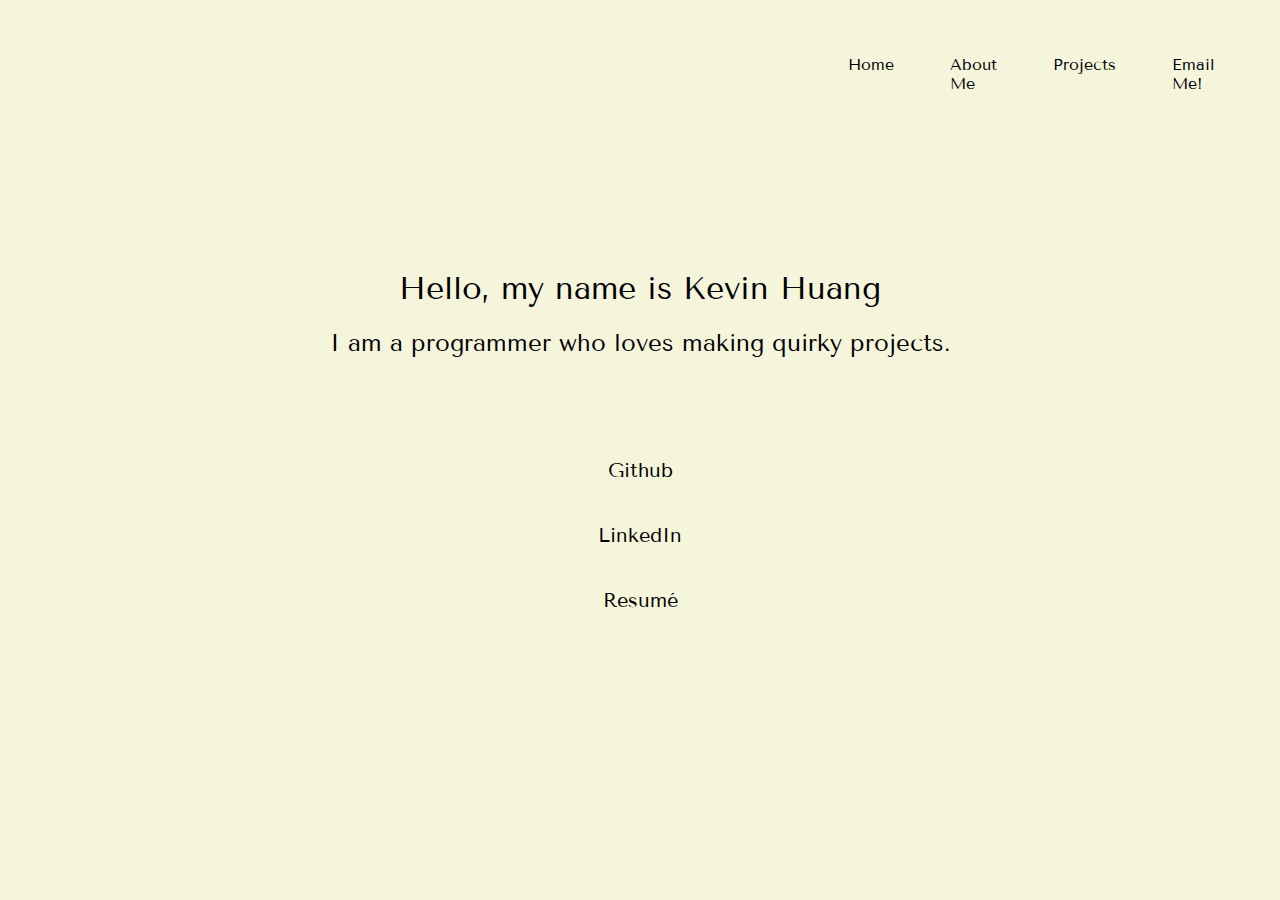
<file: index.html>
<!DOCTYPE html>
<html lang="en">
    <head>
        <link rel="stylesheet" href="./resources/css/style.css">
        <link rel="preconnect" href="https://fonts.googleapis.com"> 
        <link rel="preconnect" href="https://fonts.gstatic.com" crossorigin> 
        <link href="https://fonts.googleapis.com/css2?family=Baloo+2&family=Nunito&family=Sawarabi+Mincho&family=Sen&family=Tenor+Sans&display=swap" rel="stylesheet">
    </head>

    <body>
        <header>
            <div class="bar">
                <nav> 
                    <ul>
                        <li><a href="./index.html">Home</a></li>
                        <li><a href="./aboutme.html">About Me</a></li>
                        <li><a href="./projects.html">Projects</a></li>
                        <li><a href="mailto: kh2931@nyu.edu">Email Me!</a></li>    
                    </ul> 
                </nav>
            </div>
            
            <div class="main-text">
                <h1>Hello, my name is Kevin Huang</h1> 
                <h2>I am a programmer who loves making quirky projects.</h2>
            </div>          
        </header>

        <section id="links">
            <h3>
                <a href="https://github.com/kevinhuang888" target="blank">Github</a>
            </h3>
            <h3>
                <a href="https://www.linkedin.com/in/kevin-huang-a1a490187/" target="blank">LinkedIn</a>
            </h3>
            <h3>
                <a href="./resources/docs/kh_resume.pdf" target="blank">Resum&eacute;</a>
            </h3>
        </section>
        
    </body>
</html>
</file>
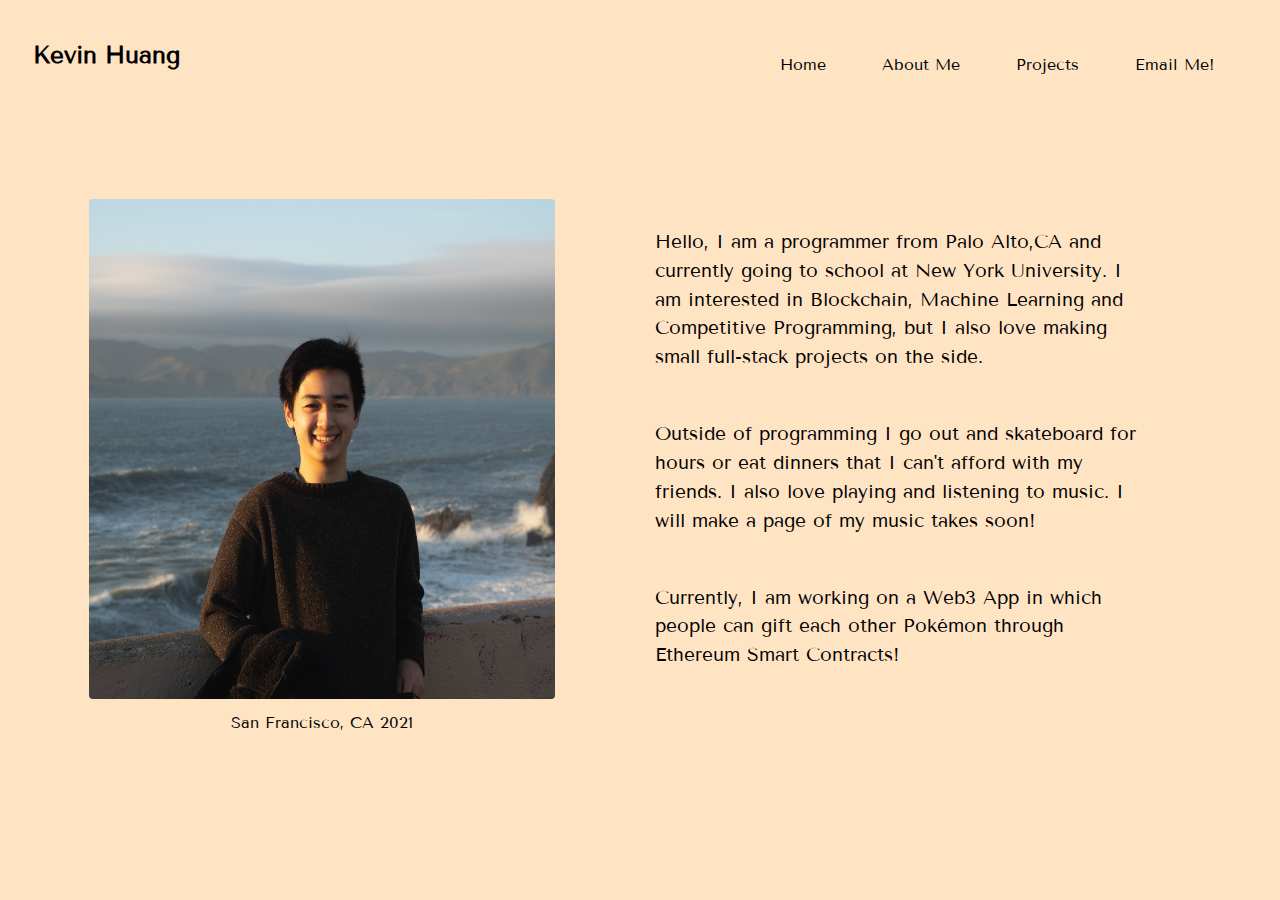
<file: aboutme.html>
<!DOCTYPE html>
<html lang="en">
    <head>
        <link rel="stylesheet" href="./resources/css/about.css">
        <link rel="preload" href="https://fonts.googleapis.com"> 
        <link rel="preload" href="https://fonts.gstatic.com" crossorigin> 
        <link href="https://fonts.googleapis.com/css2?family=Baloo+2&family=Nunito&family=Sawarabi+Mincho&family=Sen&family=Tenor+Sans&display=swap" rel="stylesheet">
    </head>

    <body>
        <header>
            <div class="bar">
                <nav> 
                    <a id="logo" href="index.html">Kevin Huang</a>
                    <ul>
                        <li><a href="./index.html">Home</a></li>
                        <li><a href="./aboutme.html">About Me</a></li>
                        <li><a href="./projects.html">Projects</a></li>
                        <li><a href="mailto: kh2931@nyu.edu">Email Me!</a></li>    
                    </ul> 
                </nav>
            </div>
        </header>

        <section>
            <div id="content">
                <div class="img-container">
                    <div class="profileimgholder">
                        <img rel="preload" id="profilepic" src="resources/images/kevinprofile.jpg">
                        <figcaption>
                            San Francisco, CA 2021
                        </figcaption>
                            
                    </div>
                </div>
                
                <div class="aboutme_desc">
                    <p>
                        Hello, I am a programmer from Palo Alto,CA and currently going to school at New York University.
                        I am interested in Blockchain, Machine Learning and Competitive Programming, but I also love making small full-stack projects on the side.
                    </p>

                    <p>
                        Outside of programming I go out and skateboard for hours or eat dinners that I can't afford with my friends.
                        I also love playing and listening to music. I will make a page of my music takes soon!
                    </p>

                    <p>
                        Currently, I am working on a Web3 App in which people can gift each other Pok&eacute;mon through Ethereum Smart Contracts! 
                    </p>
                </div>
            </div>
        </section>

        <script src="js/about.js"></script>
    </body>
    
    
</html>
</file>
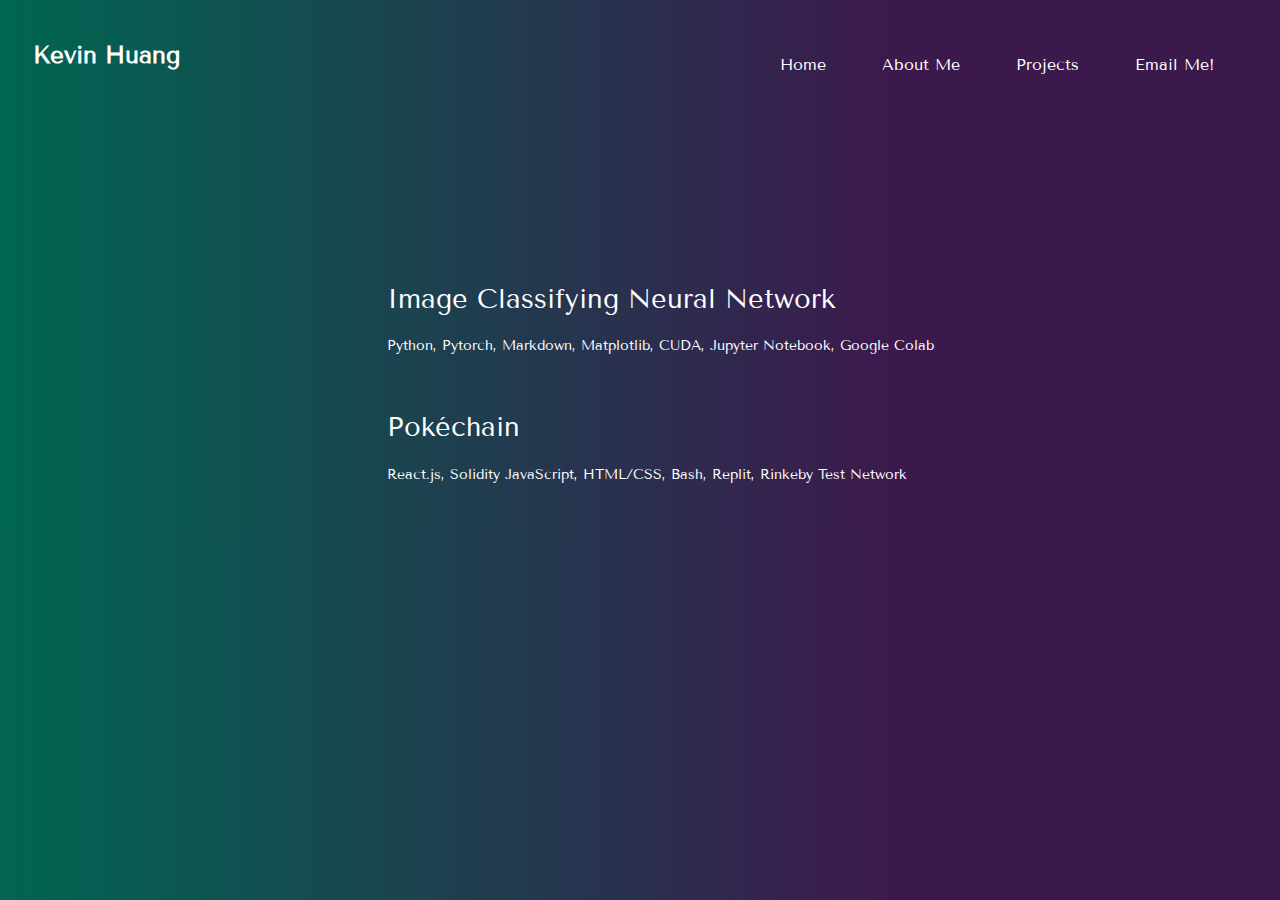
<file: projects.html>
<!DOCTYPE html>
<html lang="en">
    <head>
        <link rel="stylesheet" href="./resources/css/projects.css">
        <link rel="preconnect" href="https://fonts.googleapis.com"> 
        <link rel="preconnect" href="https://fonts.gstatic.com" crossorigin> 
        <link href="https://fonts.googleapis.com/css2?family=Baloo+2&family=Nunito&family=Sawarabi+Mincho&family=Sen&family=Tenor+Sans&display=swap" rel="stylesheet">
    </head>
    <body>
        <header>
            <div class="bar">
                <nav> 
                    <a id="logo" href="index.html">Kevin Huang</a>
                    <ul>
                        <li><a href="./index.html">Home</a></li>
                        <li><a href="./aboutme.html">About Me</a></li>
                        <li><a href="./projects.html">Projects</a></li>
                        <li><a href="mailto: kh2931@nyu.edu">Email Me!</a></li>    
                    </ul> 
                </nav>
            </div>
        </header>

        <section class="content">
            <div class="itembox">
                <ul>
                    <li>
                        <h2><a href="https://github.com/kevinhuang888/Machine-Learning/blob/main/ImageClassification.ipynb" target="blank">Image Classifying Neural Network</a></h2>
                        <p>Python, Pytorch, Markdown, Matplotlib, CUDA, Jupyter Notebook, Google Colab</p>
                    </li>

                    <li>
                        <h2><a href="https://waveportal-baseline-student.xcwp.repl.co/" target="blank">Pok&eacute;chain</a></h2>
                        <p>React.js, Solidity JavaScript, HTML/CSS, Bash, Replit, Rinkeby Test Network</p>
                    </li>
                </ul>
            </div>
        </section>
        
    </body>




</html>
</file>
<file: resources/css/style.css>
*{
    font-family: "Tenor Sans";
    font-weight: 550;
    background-color: beige;
}


header .main-text{   
    text-align: center;
    margin-top:160px;
}
header .bar{
    width:95.5%;
}

header .bar nav{
    display: flex;
    justify-content: right;
}

header nav ul{
    margin-left:831.5px;
    margin-top:40px;
    display:flex;
}

nav li {
    padding-left: 3.5rem;
    list-style-type: none;
  }

header nav{
    display:flex;
    justify-content: space-between;
    margin-top:15px;
}

h3{
    font-size: 1.28rem;
}

#links{
    display:flex;
    flex-direction: column;
    align-items: center;
    margin-top:80px;
}

a:link{
    color:black;
    background-color: transparent; 
    text-decoration: none;
}
a:visited {
    color: black;
    background-color: transparent;
    text-decoration: none;
  }

a:hover{
  color: rgb(22, 98, 185);
  background-color: transparent;
  text-decoration: underline;
}

a:active {
    color: rgb(180, 38, 104);
    background-color: transparent;
    text-decoration: underline;
  }
</file>
<file: resources/css/about.css>
*{
    font-family: "Tenor Sans", "Arial";
    font-weight: 550,3;
    background-color: bisque;
}

html{
    font-display: optional;
}

header nav #logo{
    font-size:1.5rem;
    padding:25px;
}

header{
    width:95.5%;
}

header nav{
    display:flex;
    justify-content: space-between;
    margin-top:15px;
}

header .bar nav ul{
    display: flex;
    justify-content: right;
}
/*
@media all and (-webkit-min-device-pixel-ratio:0) and (min-resolution: .001dpcm) { 
    header nav ul{
        margin-left:500px;
        margin-top:40px;
        display:flex;
    }
    
    header nav #logo{
        font-size:1.5rem;
        padding:25px;
    }
}
*/
header nav ul{
    margin-top:40px;
    display:flex;
}

nav li {
    padding-left: 3.5rem;
    list-style-type: none;
}

header nav #logo{
    font-weight: 600;
}


a:link{
    color:black;
    background-color: transparent; 
    text-decoration: none;
}

a:visited{
    color: black;
    background-color: transparent;
    text-decoration: none;
}

.bar ul a:link{
    color:black;
    background-color: transparent; 
    text-decoration: none;
}
.bar ul a:visited {
    color: black;
    background-color: transparent;
    text-decoration: none;
  }

.bar ul a:hover{
  color: black;
  background-color: transparent;
  text-decoration: underline;
}

.bar ul a:active {
    color: rgb(99, 16, 110);
    background-color: transparent;
    text-decoration: underline;
  }


#content{
    display:flex;
    justify-content: space-around;
    height:500px;
    margin-top:105px;
}

#content .img-container{
    width: 49%;
    margin: 0 auto;
    display:flex;
    justify-content: flex-end;
}

.profileimgholder{
    width:78%;
    margin-right:50px;
}

.profileimgholder figcaption{
    margin-top:10px;
    text-align: center;
}

#profilepic{
    width:100%;
    height:100%;
    border-radius: 4px;
}

.aboutme_desc{
    font-size: 1.2rem;
    padding: 0 50px;
    margin-right:80px;
    width:40%;
    display: flex;
    flex-direction: column;
    justify-content: space-evenly;
    line-height: 150%;
}
</file>
<file: resources/css/projects.css>
*{
    font-family: "Tenor Sans";
    font-weight: 550;
    color:white;    
}

html{
    background-image: linear-gradient(to right, rgb(0, 102, 82),rgb(60, 25, 77) 70%);
    margin:0;
}

header nav #logo{
    font-size:1.5rem;
    padding:25px;
}

header{
    width:95.5%;
}

header nav{
    display:flex;
    justify-content: space-between;
    margin-top:15px;
}

header .bar nav ul{
    display: flex;
    justify-content: right;
}
/*
@media all and (-webkit-min-device-pixel-ratio:0) and (min-resolution: .001dpcm) { 
    header nav ul{
        margin-left:500px;
        margin-top:40px;
        display:flex;
    }
    
    header nav #logo{
        font-size:1.5rem;
        padding:25px;
    }
}
*/
header nav ul{
    margin-top:40px;
    display:flex;
}

nav li {
    padding-left: 3.5rem;
    list-style-type: none;
}

header nav #logo{
    font-weight: 600;
}

a:link{
    color:white;
    background-color: transparent; 
    text-decoration: none;
}

a:visited{
    color: white;
    background-color: transparent;
    text-decoration: none;
}

.bar ul a:link{
    color:white;
    background-color: transparent; 
    text-decoration: none;
}
.bar ul a:visited {
    color: white;
    background-color: transparent;
    text-decoration: none;
  }

.bar ul a:hover{
  color: bisque;
  background-color: transparent;
  text-decoration: underline;
}

.bar ul a:active {
    color: bisque;
    background-color: transparent;
    text-decoration: underline;
}


.content{
    margin-top:140px;
    display:flex;
    justify-content: center;
}

.itembox{
    display:flex;
    align-content: space-between;
}

.itembox ul a:hover{
    color: white;
    background-color: transparent;
    text-decoration: underline;
  }

.itembox h2{
    font-size:1.7rem;
}

.itembox ul li{
    padding:10px;
    list-style-type: none;
}

.itembox p{
    font-size: 0.9rem;
}
</file>
